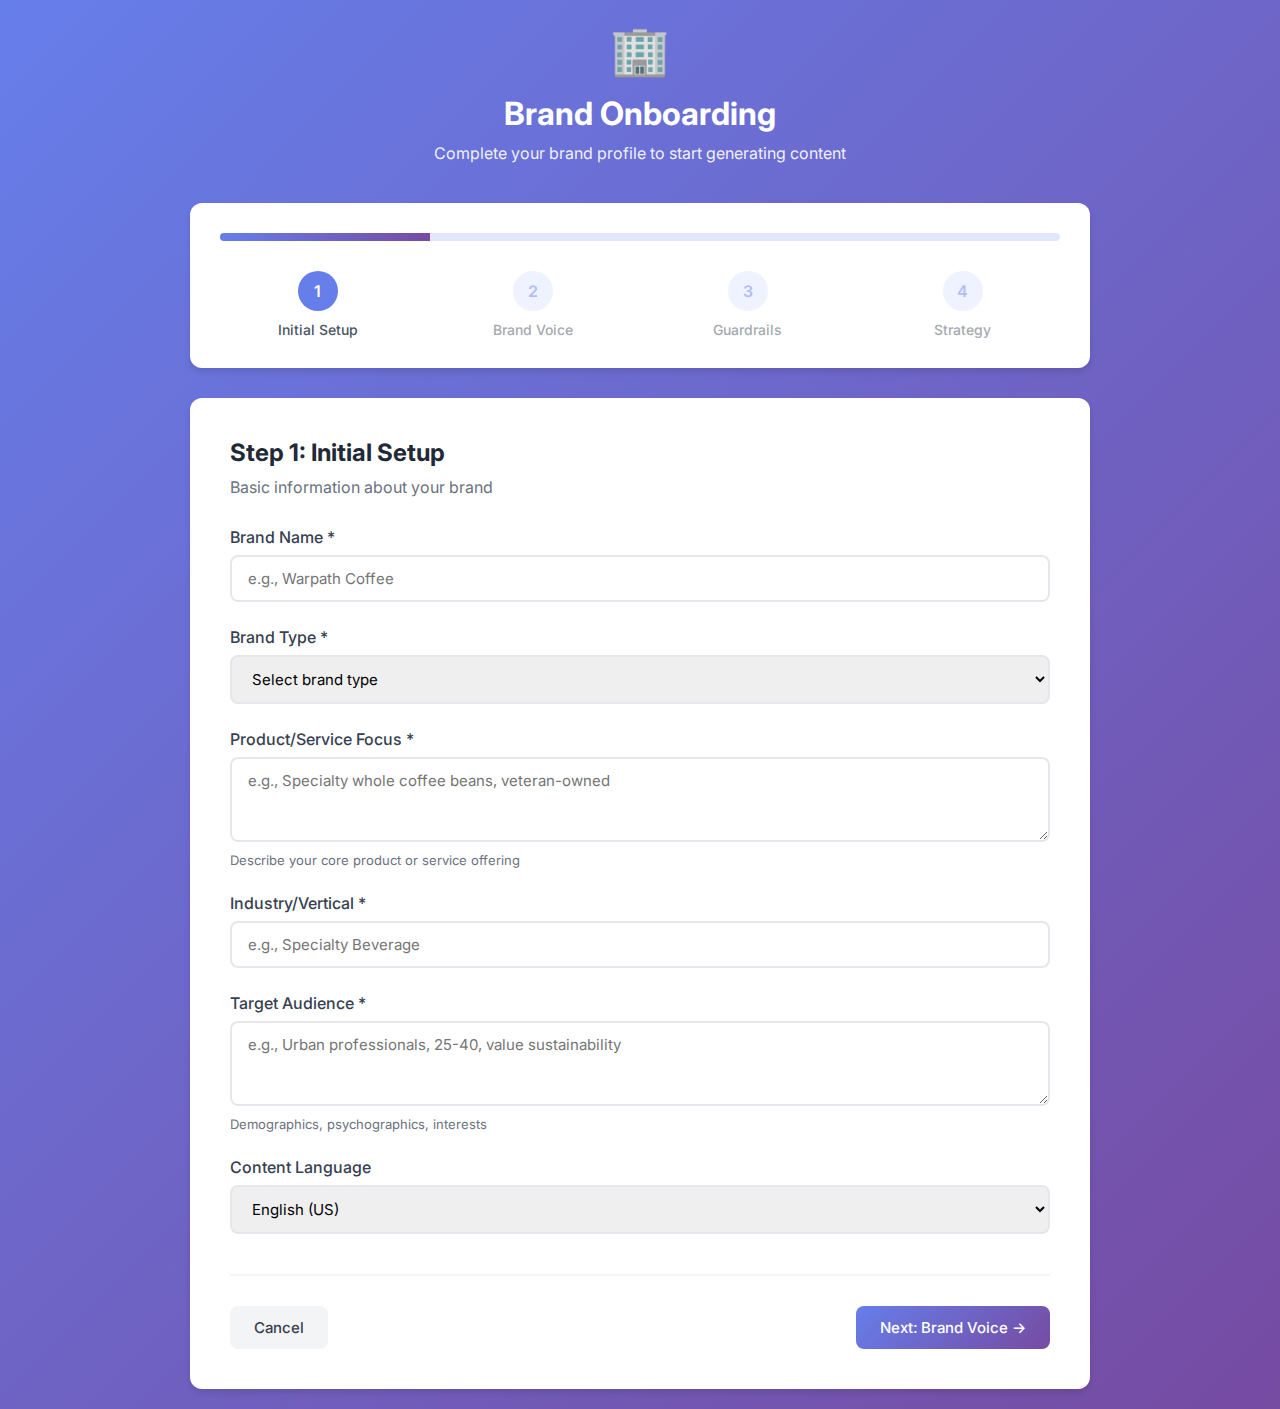
<file: brand_onboarding.html>
<!DOCTYPE html>
<html lang="en">
<head>
    <meta charset="UTF-8">
    <meta name="viewport" content="width=device-width, initial-scale=1.0">
    <title>Brand Onboarding - Multi-Brand Social Media Platform</title>
    <link rel="stylesheet" href="brand_onboarding.css">
    <link rel="preconnect" href="https://fonts.googleapis.com">
    <link rel="preconnect" href="https://fonts.gstatic.com" crossorigin>
    <link href="https://fonts.googleapis.com/css2?family=Inter:wght@300;400;500;600;700&display=swap" rel="stylesheet">
</head>
<body>
    <div class="container">
        <!-- Header -->
        <header class="header">
            <div class="logo">🏢</div>
            <h1 id="pageTitle">Brand Onboarding</h1>
            <p class="subtitle" id="pageSubtitle">Complete your brand profile to start generating content</p>
        </header>

        <!-- Hidden field for edit mode -->
        <input type="hidden" id="brandId" value="">
        <input type="hidden" id="editMode" value="false">

        <!-- Progress Bar -->
        <div class="progress-container">
            <div class="progress-bar">
                <div class="progress-fill" id="progressFill"></div>
            </div>
            <div class="progress-steps">
                <div class="step active" data-step="1">
                    <div class="step-number">1</div>
                    <div class="step-label">Initial Setup</div>
                </div>
                <div class="step" data-step="2">
                    <div class="step-number">2</div>
                    <div class="step-label">Brand Voice</div>
                </div>
                <div class="step" data-step="3">
                    <div class="step-number">3</div>
                    <div class="step-label">Guardrails</div>
                </div>
                <div class="step" data-step="4">
                    <div class="step-number">4</div>
                    <div class="step-label">Strategy</div>
                </div>
            </div>
        </div>

        <!-- Form Container -->
        <div class="form-container">
            <!-- Step 1: Initial Setup -->
            <div class="form-step active" id="step1">
                <h2>Step 1: Initial Setup</h2>
                <p class="step-description">Basic information about your brand</p>

                <div class="form-group">
                    <label for="brandName">Brand Name *</label>
                    <input type="text" id="brandName" required placeholder="e.g., Warpath Coffee">
                </div>

                <div class="form-group">
                    <label for="brandType">Brand Type *</label>
                    <select id="brandType" required>
                        <option value="">Select brand type</option>
                        <option value="Consumer Goods (CPG)">Consumer Goods (CPG)</option>
                        <option value="B2B Service">B2B Service</option>
                        <option value="Media/News">Media/News</option>
                        <option value="Non-Profit">Non-Profit</option>
                    </select>
                </div>

                <div class="form-group">
                    <label for="productNature">Product/Service Focus *</label>
                    <textarea id="productNature" required rows="3" placeholder="e.g., Specialty whole coffee beans, veteran-owned"></textarea>
                    <small>Describe your core product or service offering</small>
                </div>

                <div class="form-group">
                    <label for="industry">Industry/Vertical *</label>
                    <input type="text" id="industry" required placeholder="e.g., Specialty Beverage">
                </div>

                <div class="form-group">
                    <label for="targetAudience">Target Audience *</label>
                    <textarea id="targetAudience" required rows="3" placeholder="e.g., Urban professionals, 25-40, value sustainability"></textarea>
                    <small>Demographics, psychographics, interests</small>
                </div>

                <div class="form-group">
                    <label for="contentLanguage">Content Language</label>
                    <select id="contentLanguage">
                        <option value="English (US)">English (US)</option>
                        <option value="English (UK)">English (UK)</option>
                        <option value="Spanish">Spanish</option>
                        <option value="French">French</option>
                        <option value="German">German</option>
                    </select>
                </div>

                <div class="form-actions">
                    <button type="button" class="btn btn-secondary" id="cancelBtn" onclick="handleCancel()">Cancel</button>
                    <button type="button" class="btn btn-primary" onclick="nextStep()">Next: Brand Voice →</button>
                </div>
            </div>

            <!-- Step 2: Brand Voice Profile -->
            <div class="form-step" id="step2">
                <h2>Step 2: Brand Voice Profile</h2>
                <p class="step-description">Define your brand's personality and communication style</p>

                <!-- Voice Adjectives with AI Suggestions -->
                <div class="form-group">
                    <div class="label-with-action">
                        <label>Core Voice Adjectives (3-5) *</label>
                        <button type="button" class="btn btn-ai" onclick="generateVoiceAdjectives()">
                            ✨ AI Suggest
                        </button>
                    </div>
                    <div id="adjectivesContainer">
                        <div class="adjective-input">
                            <input type="text" class="adjective" placeholder="e.g., Bold">
                            <button type="button" class="btn-remove" onclick="removeAdjective(this)">×</button>
                        </div>
                    </div>
                    <button type="button" class="btn btn-text" onclick="addAdjective()">+ Add Adjective</button>
                    <div id="aiSuggestions" class="ai-suggestions" style="display: none;"></div>
                </div>

                <!-- Lexicon Always Use -->
                <div class="form-group">
                    <div class="label-with-action">
                        <label>Lexicon: Always Use</label>
                        <button type="button" class="btn btn-ai" onclick="generateLexicon()">
                            ✨ AI Suggest
                        </button>
                    </div>
                    <div id="alwaysUseContainer">
                        <div class="lexicon-input">
                            <input type="text" class="always-use-term" placeholder="e.g., ethically sourced">
                            <button type="button" class="btn-remove" onclick="removeLexicon(this)">×</button>
                        </div>
                    </div>
                    <button type="button" class="btn btn-text" onclick="addAlwaysUse()">+ Add Term</button>
                    <small>Key terms to include when relevant</small>
                </div>

                <!-- Lexicon Never Use -->
                <div class="form-group">
                    <label>Lexicon: Never Use</label>
                    <div id="neverUseContainer">
                        <div class="lexicon-input">
                            <input type="text" class="never-use-term" placeholder="e.g., cheap, generic">
                            <button type="button" class="btn-remove" onclick="removeLexicon(this)">×</button>
                        </div>
                    </div>
                    <button type="button" class="btn btn-text" onclick="addNeverUse()">+ Add Term</button>
                    <small>Terms to avoid in content</small>
                </div>

                <div class="form-actions">
                    <button type="button" class="btn btn-secondary" onclick="prevStep()">← Back</button>
                    <button type="button" class="btn btn-primary" onclick="nextStep()">Next: Guardrails →</button>
                </div>
            </div>

            <!-- Step 3: Content Guardrails -->
            <div class="form-step" id="step3">
                <h2>Step 3: Content Guardrails</h2>
                <p class="step-description">Set safety and compliance rules for content</p>

                <div class="form-group">
                    <label>Inappropriate Topics</label>
                    <div id="topicsContainer">
                        <div class="topic-checkbox">
                            <input type="checkbox" id="topic-politics" value="Politics">
                            <label for="topic-politics">Politics</label>
                        </div>
                        <div class="topic-checkbox">
                            <input type="checkbox" id="topic-religion" value="Religion">
                            <label for="topic-religion">Religion</label>
                        </div>
                        <div class="topic-checkbox">
                            <input type="checkbox" id="topic-competitive" value="Competitive Benchmarks">
                            <label for="topic-competitive">Competitive Benchmarks</label>
                        </div>
                        <div class="topic-checkbox">
                            <input type="checkbox" id="topic-sexual" value="Sexual Content">
                            <label for="topic-sexual">Sexual Content</label>
                        </div>
                        <div class="topic-checkbox">
                            <input type="checkbox" id="topic-controversial" value="Controversial Social Issues">
                            <label for="topic-controversial">Controversial Social Issues</label>
                        </div>
                    </div>
                </div>

                <div class="form-group">
                    <label for="factCheckLevel">Fact-Checking Sensitivity</label>
                    <select id="factCheckLevel">
                        <option value="High">High - Minimize hallucinations</option>
                        <option value="Medium">Medium - Balanced approach</option>
                        <option value="Low">Low - Creative freedom</option>
                    </select>
                    <small>Controls how aggressively AI validates information</small>
                </div>

                <div class="form-group">
                    <label for="imageStyle">Image Style Preference</label>
                    <textarea id="imageStyle" rows="2" placeholder="e.g., Minimalist, high-contrast, warm color palette"></textarea>
                    <small>Guide text-to-image generation</small>
                </div>

                <div class="form-group">
                    <label for="disclaimers">Mandatory Disclaimers</label>
                    <textarea id="disclaimers" rows="3" placeholder="e.g., Always include #ad for sponsored posts"></textarea>
                    <small>Required text for specific content types</small>
                </div>

                <div class="form-actions">
                    <button type="button" class="btn btn-secondary" onclick="prevStep()">← Back</button>
                    <button type="button" class="btn btn-primary" onclick="nextStep()">Next: Strategy →</button>
                </div>
            </div>

            <!-- Step 4: Strategy & Workflow -->
            <div class="form-step" id="step4">
                <h2>Step 4: Strategy & Workflow</h2>
                <p class="step-description">Define your content strategy and workflow preferences</p>

                <div class="form-group">
                    <label>Content Mix Strategy</label>
                    <div class="content-mix">
                        <div class="mix-item">
                            <label for="mixEducation">Education %</label>
                            <input type="number" id="mixEducation" min="0" max="100" value="40">
                        </div>
                        <div class="mix-item">
                            <label for="mixEngagement">Engagement %</label>
                            <input type="number" id="mixEngagement" min="0" max="100" value="40">
                        </div>
                        <div class="mix-item">
                            <label for="mixPromotion">Promotion %</label>
                            <input type="number" id="mixPromotion" min="0" max="100" value="20">
                        </div>
                    </div>
                    <small>Total should equal 100%</small>
                </div>

                <div class="form-group">
                    <label for="workflowMode">Workflow Mode</label>
                    <select id="workflowMode">
                        <option value="Draft & Require Approval">Draft & Require Approval (Recommended)</option>
                        <option value="Auto-Publish">Auto-Publish</option>
                        <option value="Scheduled Review">Scheduled Review</option>
                    </select>
                </div>

                <div class="form-group">
                    <label>Content Sources (Optional)</label>
                    <div id="sourcesContainer">
                        <input type="url" class="rag-source" placeholder="https://example.com/blog">
                    </div>
                    <button type="button" class="btn btn-text" onclick="addSource()">+ Add Source URL</button>
                    <small>Custom URLs for brand-specific knowledge (leave blank to use defaults)</small>
                </div>

                <div class="form-actions">
                    <button type="button" class="btn btn-secondary" onclick="prevStep()">← Back</button>
                    <button type="button" class="btn btn-primary" onclick="submitBrand()" id="submitBtn">
                        <span class="btn-text" id="submitBtnText">Complete Onboarding</span>
                        <span class="btn-loader" style="display: none;">
                            <span class="spinner"></span> <span id="submitBtnLoaderText">Creating...</span>
                        </span>
                    </button>
                </div>
            </div>
        </div>

        <!-- Success Modal -->
        <div id="successModal" class="modal" style="display: none;">
            <div class="modal-content success">
                <div class="modal-icon">✅</div>
                <h2>Brand Profile Created!</h2>
                <p id="successMessage"></p>
                <button class="btn btn-primary" onclick="window.location.href='/'">Start Generating Content</button>
            </div>
        </div>

        <!-- Error Modal -->
        <div id="errorModal" class="modal" style="display: none;">
            <div class="modal-content error">
                <div class="modal-icon">⚠️</div>
                <h2>Error</h2>
                <p id="errorMessage"></p>
                <button class="btn btn-secondary" onclick="closeModal('errorModal')">Close</button>
            </div>
        </div>
    </div>

    <script src="brand_onboarding.js?v=2"></script>
</body>
</html>
</file>
<file: brand_onboarding.css>
* {
    margin: 0;
    padding: 0;
    box-sizing: border-box;
}

body {
    font-family: 'Inter', -apple-system, BlinkMacSystemFont, 'Segoe UI', sans-serif;
    background: linear-gradient(135deg, #667eea 0%, #764ba2 100%);
    min-height: 100vh;
    padding: 20px;
}

.container {
    max-width: 900px;
    margin: 0 auto;
}

/* Header */
.header {
    text-align: center;
    color: white;
    margin-bottom: 40px;
}

.logo {
    font-size: 48px;
    margin-bottom: 15px;
}

.header h1 {
    font-size: 32px;
    font-weight: 700;
    margin-bottom: 10px;
}

.subtitle {
    font-size: 16px;
    opacity: 0.9;
}

/* Progress Bar */
.progress-container {
    background: white;
    border-radius: 12px;
    padding: 30px;
    margin-bottom: 30px;
    box-shadow: 0 4px 6px rgba(0, 0, 0, 0.1);
}

.progress-bar {
    height: 8px;
    background: #e0e7ff;
    border-radius: 4px;
    margin-bottom: 30px;
    overflow: hidden;
}

.progress-fill {
    height: 100%;
    background: linear-gradient(90deg, #667eea 0%, #764ba2 100%);
    width: 25%;
    transition: width 0.3s ease;
}

.progress-steps {
    display: grid;
    grid-template-columns: repeat(4, 1fr);
    gap: 20px;
}

.step {
    text-align: center;
    opacity: 0.5;
    transition: opacity 0.3s;
}

.step.active {
    opacity: 1;
}

.step.completed {
    opacity: 0.8;
}

.step-number {
    width: 40px;
    height: 40px;
    border-radius: 50%;
    background: #e0e7ff;
    color: #667eea;
    display: flex;
    align-items: center;
    justify-content: center;
    font-weight: 600;
    margin: 0 auto 10px;
    transition: all 0.3s;
}

.step.active .step-number {
    background: #667eea;
    color: white;
}

.step.completed .step-number {
    background: #10b981;
    color: white;
}

.step-label {
    font-size: 14px;
    color: #4b5563;
    font-weight: 500;
}

/* Form Container */
.form-container {
    background: white;
    border-radius: 12px;
    padding: 40px;
    box-shadow: 0 4px 6px rgba(0, 0, 0, 0.1);
}

.form-step {
    display: none;
}

.form-step.active {
    display: block;
    animation: fadeIn 0.3s ease;
}

@keyframes fadeIn {
    from {
        opacity: 0;
        transform: translateY(10px);
    }
    to {
        opacity: 1;
        transform: translateY(0);
    }
}

.form-step h2 {
    font-size: 24px;
    color: #1f2937;
    margin-bottom: 10px;
}

.step-description {
    color: #6b7280;
    margin-bottom: 30px;
}

/* Form Groups */
.form-group {
    margin-bottom: 25px;
}

.form-group label {
    display: block;
    font-weight: 500;
    color: #374151;
    margin-bottom: 8px;
}

.label-with-action {
    display: flex;
    justify-content: space-between;
    align-items: center;
    margin-bottom: 8px;
}

.label-with-action label {
    margin-bottom: 0;
}

.form-group input[type="text"],
.form-group input[type="url"],
.form-group input[type="number"],
.form-group select,
.form-group textarea {
    width: 100%;
    padding: 12px 16px;
    border: 2px solid #e5e7eb;
    border-radius: 8px;
    font-size: 15px;
    font-family: inherit;
    transition: border-color 0.3s;
}

.form-group input:focus,
.form-group select:focus,
.form-group textarea:focus {
    outline: none;
    border-color: #667eea;
}

.form-group small {
    display: block;
    color: #6b7280;
    font-size: 13px;
    margin-top: 6px;
}

/* Dynamic Input Lists */
.adjective-input,
.lexicon-input {
    display: flex;
    gap: 10px;
    margin-bottom: 10px;
}

.adjective-input input,
.lexicon-input input {
    flex: 1;
}

.btn-remove {
    width: 40px;
    height: 40px;
    border: none;
    background: #fee2e2;
    color: #dc2626;
    border-radius: 8px;
    cursor: pointer;
    font-size: 20px;
    transition: all 0.3s;
}

.btn-remove:hover {
    background: #fecaca;
}

/* Content Mix */
.content-mix {
    display: grid;
    grid-template-columns: repeat(3, 1fr);
    gap: 15px;
}

.mix-item label {
    font-size: 13px;
    margin-bottom: 5px;
}

/* Topics Checkboxes */
.topic-checkbox {
    display: inline-flex;
    align-items: center;
    margin-right: 20px;
    margin-bottom: 10px;
}

.topic-checkbox input[type="checkbox"] {
    margin-right: 8px;
    width: 18px;
    height: 18px;
    cursor: pointer;
}

.topic-checkbox label {
    cursor: pointer;
    font-weight: 400;
}

/* AI Suggestions */
.ai-suggestions {
    background: #f3f4f6;
    border-radius: 8px;
    padding: 15px;
    margin-top: 15px;
}

.ai-suggestions h4 {
    font-size: 14px;
    margin-bottom: 10px;
    color: #374151;
}

.suggestion-item {
    background: white;
    padding: 12px;
    border-radius: 6px;
    margin-bottom: 8px;
    display: flex;
    justify-content: space-between;
    align-items: center;
}

.suggestion-content {
    flex: 1;
}

.suggestion-term {
    font-weight: 600;
    color: #1f2937;
}

.suggestion-reason {
    font-size: 13px;
    color: #6b7280;
    margin-top: 4px;
}

.btn-use {
    padding: 6px 12px;
    background: #667eea;
    color: white;
    border: none;
    border-radius: 6px;
    cursor: pointer;
    font-size: 13px;
    transition: background 0.3s;
}

.btn-use:hover {
    background: #5568d3;
}

/* Buttons */
.btn {
    padding: 12px 24px;
    border: none;
    border-radius: 8px;
    font-size: 15px;
    font-weight: 500;
    cursor: pointer;
    transition: all 0.3s;
    font-family: inherit;
}

.btn-primary {
    background: linear-gradient(135deg, #667eea 0%, #764ba2 100%);
    color: white;
}

.btn-primary:hover {
    transform: translateY(-2px);
    box-shadow: 0 4px 12px rgba(102, 126, 234, 0.4);
}

.btn-secondary {
    background: #f3f4f6;
    color: #374151;
}

.btn-secondary:hover {
    background: #e5e7eb;
}

.btn-ai {
    padding: 8px 16px;
    background: linear-gradient(135deg, #10b981 0%, #059669 100%);
    color: white;
    font-size: 13px;
}

.btn-ai:hover {
    transform: translateY(-2px);
    box-shadow: 0 4px 12px rgba(16, 185, 129, 0.4);
}

.btn-text {
    padding: 8px 16px;
    background: transparent;
    color: #667eea;
    font-size: 14px;
    border: 2px dashed #e5e7eb;
}

.btn-text:hover {
    background: #f9fafb;
    border-color: #667eea;
}

/* Form Actions */
.form-actions {
    display: flex;
    justify-content: space-between;
    margin-top: 40px;
    padding-top: 30px;
    border-top: 2px solid #f3f4f6;
}

/* Button Loader */
.btn-loader {
    display: inline-flex;
    align-items: center;
    gap: 8px;
}

.spinner {
    width: 16px;
    height: 16px;
    border: 2px solid rgba(255, 255, 255, 0.3);
    border-top-color: white;
    border-radius: 50%;
    animation: spin 0.8s linear infinite;
}

@keyframes spin {
    to { transform: rotate(360deg); }
}

/* Modals */
.modal {
    position: fixed;
    top: 0;
    left: 0;
    width: 100%;
    height: 100%;
    background: rgba(0, 0, 0, 0.5);
    display: flex;
    align-items: center;
    justify-content: center;
    z-index: 1000;
    animation: fadeIn 0.3s ease;
}

.modal-content {
    background: white;
    border-radius: 12px;
    padding: 40px;
    max-width: 500px;
    text-align: center;
    animation: slideUp 0.3s ease;
}

@keyframes slideUp {
    from {
        opacity: 0;
        transform: translateY(20px);
    }
    to {
        opacity: 1;
        transform: translateY(0);
    }
}

.modal-icon {
    font-size: 64px;
    margin-bottom: 20px;
}

.modal-content h2 {
    font-size: 24px;
    margin-bottom: 15px;
    color: #1f2937;
}

.modal-content p {
    color: #6b7280;
    margin-bottom: 30px;
    line-height: 1.6;
}

.modal-content.success .modal-icon {
    color: #10b981;
}

.modal-content.error .modal-icon {
    color: #ef4444;
}

/* Responsive */
@media (max-width: 768px) {
    body {
        padding: 10px;
    }

    .form-container {
        padding: 25px;
    }

    .progress-steps {
        grid-template-columns: repeat(2, 1fr);
    }

    .content-mix {
        grid-template-columns: 1fr;
    }

    .form-actions {
        flex-direction: column;
        gap: 15px;
    }

    .form-actions .btn {
        width: 100%;
    }
}
</file>
